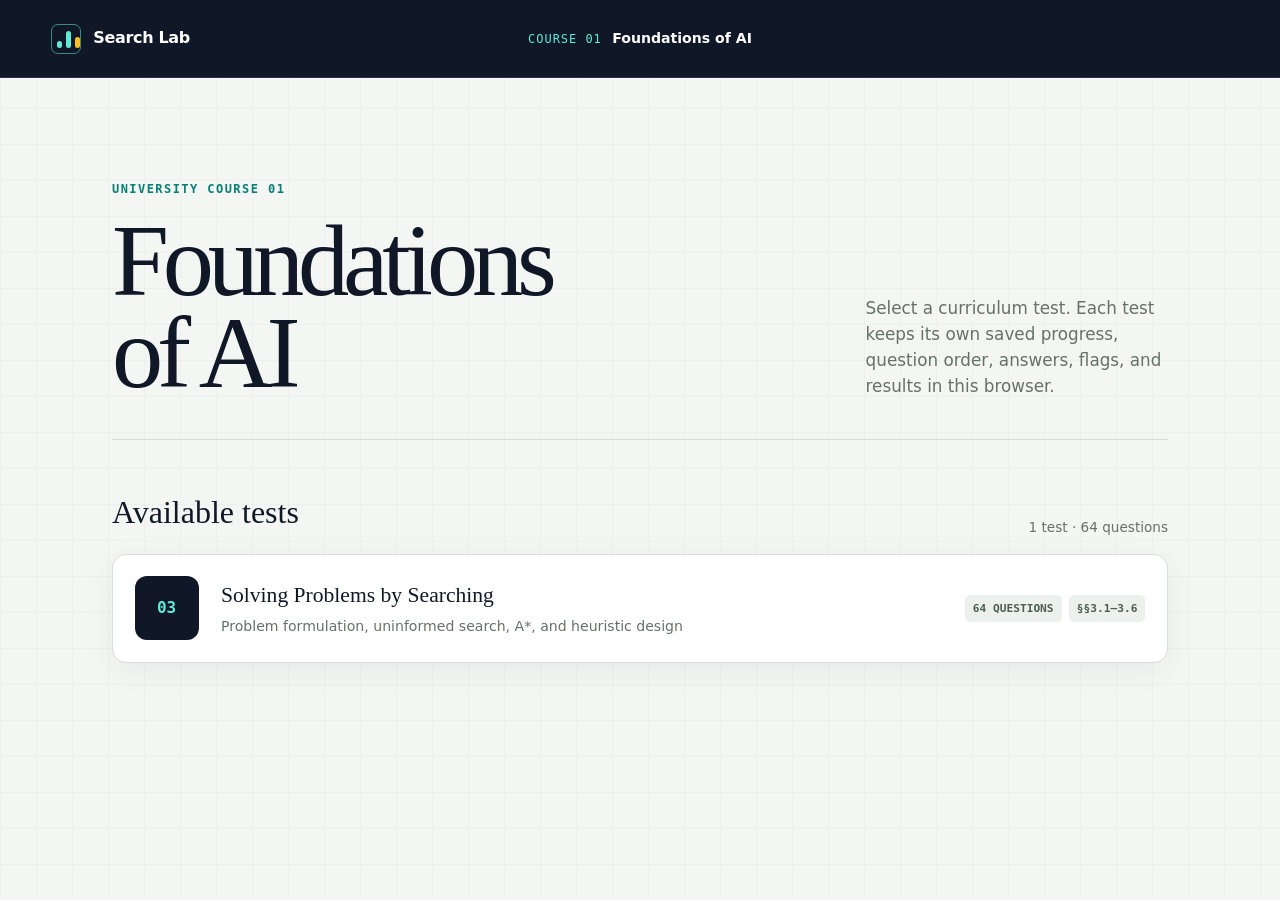
<file: 01-foundations-of-ai/index.html>
<!doctype html>
<html lang="en">
<head>
  <meta charset="utf-8">
  <meta name="viewport" content="width=device-width, initial-scale=1">
  <meta name="description" content="Practice tests for Course 01: Foundations of AI.">
  <meta name="theme-color" content="#101827">
  <title>Foundations of AI · Search Lab</title>
  <link rel="icon" type="image/svg+xml" href="data:image/svg+xml,%3Csvg xmlns='http://www.w3.org/2000/svg' viewBox='0 0 64 64'%3E%3Crect width='64' height='64' rx='14' fill='%23101827'/%3E%3Cpath d='M17 17h15v12h15v18H32V35H17z' fill='none' stroke='%235eead4' stroke-width='6' stroke-linejoin='round'/%3E%3Ccircle cx='47' cy='47' r='5' fill='%23fbbf24'/%3E%3C/svg%3E">
  <link rel="stylesheet" href="shared/quiz.css">
</head>
<body>
  <a class="skip-link" href="#main-content">Skip to available tests</a>
  <header class="site-header">
    <a class="brand" href="./" aria-label="Foundations of AI home"><span class="brand-mark" aria-hidden="true"><i></i><i></i><i></i></span><span>Search Lab</span></a>
    <div class="course-label"><span>Course 01</span><strong>Foundations of AI</strong></div>
    <span></span>
  </header>
  <main class="course-home" id="main-content">
    <section class="course-hero" aria-labelledby="course-title">
      <div>
        <p class="eyebrow">University course 01</p>
        <h1 id="course-title">Foundations<br>of AI</h1>
      </div>
      <p>Select a curriculum test. Each test keeps its own saved progress, question order, answers, flags, and results in this browser.</p>
    </section>
    <section aria-labelledby="tests-title">
      <div class="catalogue-heading"><h2 id="tests-title">Available tests</h2><span>1 test · 64 questions</span></div>
      <a class="test-card" href="tests/chapter-03-search.html">
        <span class="test-number" aria-hidden="true">03</span>
        <span class="test-copy"><strong>Solving Problems by Searching</strong><span>Problem formulation, uninformed search, A*, and heuristic design</span></span>
        <span class="test-meta"><span>64 questions</span><span>§§3.1–3.6</span></span>
      </a>
    </section>
  </main>
</body>
</html>
</file>
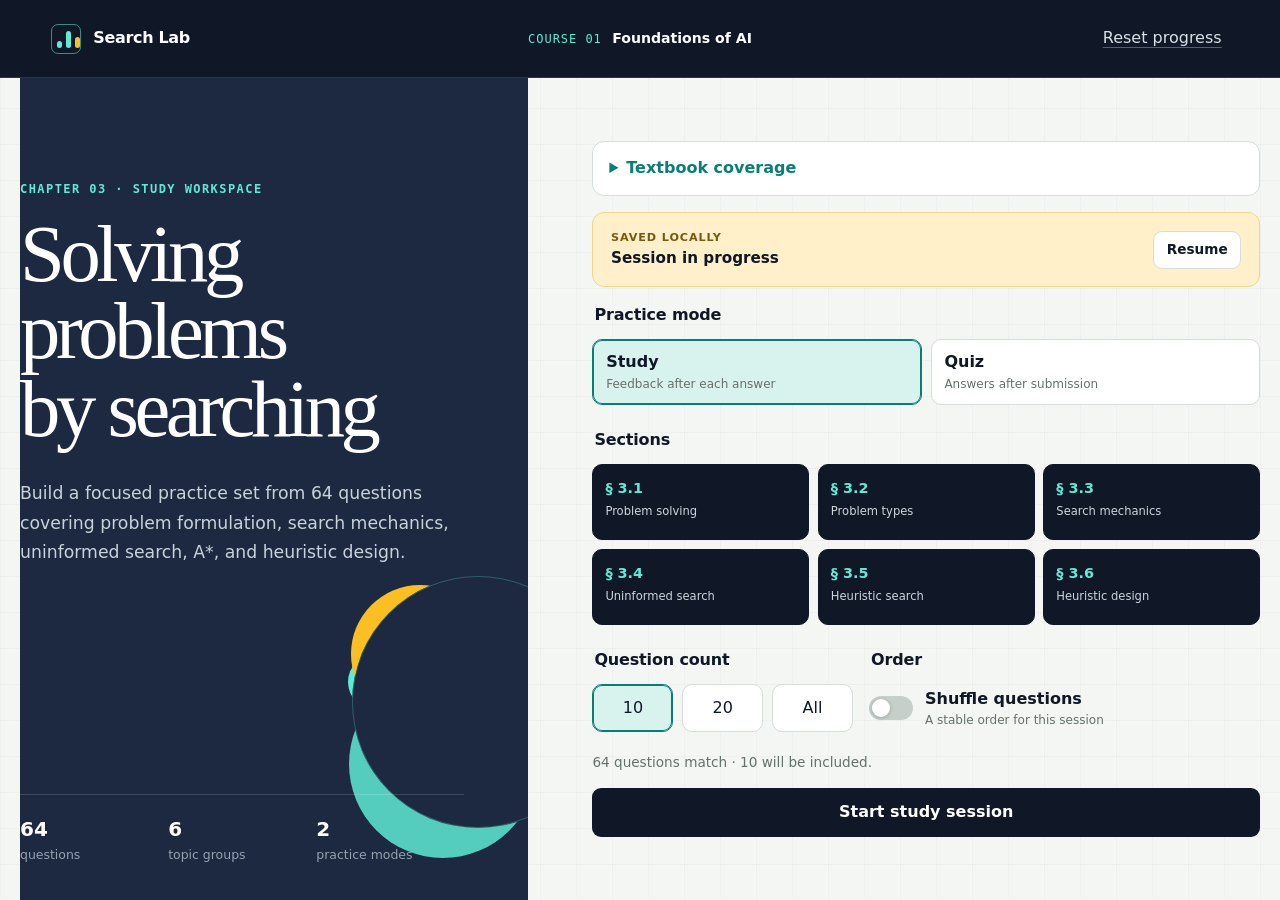
<file: 01-foundations-of-ai/tests/chapter-03-search.html>
<!doctype html>
<html lang="en">
<head>
  <meta charset="utf-8">
  <meta name="viewport" content="width=device-width, initial-scale=1">
  <meta name="description" content="A 64-question local study quiz for Chapter 3: Solving Problems by Searching.">
  <meta name="theme-color" content="#101827">
  <title>Search Lab · Foundations of AI</title>
  <link rel="icon" type="image/svg+xml" href="data:image/svg+xml,%3Csvg xmlns='http://www.w3.org/2000/svg' viewBox='0 0 64 64'%3E%3Crect width='64' height='64' rx='14' fill='%23101827'/%3E%3Cpath d='M17 17h15v12h15v18H32V35H17z' fill='none' stroke='%235eead4' stroke-width='6' stroke-linejoin='round'/%3E%3Ccircle cx='47' cy='47' r='5' fill='%23fbbf24'/%3E%3C/svg%3E">
  <link rel="stylesheet" href="../shared/quiz.css">
  <script defer src="chapter-03-search-data.js"></script>
  <script defer src="../shared/quiz-engine.js"></script>
</head>
<body>
  <a class="skip-link" href="#main-content">Skip to quiz content</a>
  <header class="site-header">
    <a class="brand" href="../index.html" aria-label="Back to Foundations of AI tests"><span class="brand-mark" aria-hidden="true"><i></i><i></i><i></i></span><span>Search Lab</span></a>
    <div class="course-label"><span>Course 01</span><strong>Foundations of AI</strong></div>
    <button class="text-button" id="reset-button" type="button">Reset progress</button>
  </header>
  <main id="main-content">
    <section class="setup-view view" id="setup-view" aria-labelledby="setup-title">
      <div class="setup-intro">
        <p class="eyebrow">Chapter 03 · Study workspace</p>
        <h1 id="setup-title">Solving problems<br>by searching</h1>
        <p class="lede">Build a focused practice set from 64 questions covering problem formulation, search mechanics, uninformed search, A*, and heuristic design.</p>
        <div class="scope-strip" aria-label="Quiz scope"><span><strong>64</strong> questions</span><span><strong>6</strong> topic groups</span><span><strong>2</strong> practice modes</span></div>
      </div>
      <div class="setup-panel">
        <details class="coverage-card">
          <summary>Textbook coverage</summary>
          <div class="coverage-grid">
            <div>
              <strong>Included</strong>
              <p>§§3.1–3.4; the §3.5 introduction and §§3.5.1–3.5.4; the §3.6 introduction, §§3.6.1–3.6.2, and §3.6.6.</p>
              <p>Effective branching factor b* is included.</p>
            </div>
            <div>
              <strong>Not included</strong>
              <p>§§3.5.5–3.5.6; the effective-depth discussion on printed p. 116; and §§3.6.3–3.6.5.</p>
            </div>
          </div>
        </details>
        <div class="resume-card" id="resume-card" hidden>
          <div><span class="resume-kicker">Saved locally</span><strong id="resume-title">Session in progress</strong><span id="resume-detail"></span></div>
          <button class="button secondary compact" id="resume-button" type="button">Resume</button>
        </div>
        <form id="setup-form">
          <fieldset class="control-group">
            <legend>Practice mode</legend>
            <div class="segmented two-up">
              <label><input type="radio" name="mode" value="study" checked><span><strong>Study</strong><small>Feedback after each answer</small></span></label>
              <label><input type="radio" name="mode" value="quiz"><span><strong>Quiz</strong><small>Answers after submission</small></span></label>
            </div>
          </fieldset>
          <fieldset class="control-group">
            <legend>Sections</legend>
            <div class="filter-actions"><button class="mini-action" id="select-all" type="button">Select all</button><button class="mini-action" id="clear-all" type="button">Clear</button></div>
            <div class="topic-grid" id="topic-filters"></div>
          </fieldset>
          <div class="setup-row">
            <fieldset class="control-group">
              <legend>Question count</legend>
              <div class="segmented count-options">
                <label><input type="radio" name="count" value="10" checked><span>10</span></label>
                <label><input type="radio" name="count" value="20"><span>20</span></label>
                <label><input type="radio" name="count" value="all"><span>All</span></label>
              </div>
            </fieldset>
            <fieldset class="control-group">
              <legend>Order</legend>
              <label class="switch-row"><input id="shuffle-input" type="checkbox"><span class="switch" aria-hidden="true"></span><span><strong>Shuffle questions</strong><small>A stable order for this session</small></span></label>
            </fieldset>
          </div>
          <p class="form-note" id="match-note" role="status"></p>
          <button class="button primary full" id="start-button" type="submit">Start study session</button>
        </form>
      </div>
    </section>
    <section class="session-view view" id="session-view" hidden aria-label="Active quiz session">
      <aside class="session-rail">
        <div class="rail-heading"><div><p class="eyebrow" id="session-mode">Study mode</p><h2 id="session-title">Chapter 03</h2></div><span class="seed-label" id="seed-label"></span></div>
        <div class="progress-copy"><span id="progress-label">0 of 10 answered</span><strong id="progress-percent">0%</strong></div>
        <div class="progress-track" aria-hidden="true"><span id="progress-bar"></span></div>
        <nav class="question-map" id="question-map" aria-label="Question navigation"></nav>
        <div class="map-legend" aria-label="Question status legend"><span><i class="dot current"></i>Current</span><span><i class="dot answered"></i>Answered</span><span><i class="dot flagged"></i>Flagged</span></div>
      </aside>
      <div class="question-stage">
        <div class="mobile-progress"><span id="mobile-index">Question 1 of 10</span><div class="progress-track" aria-hidden="true"><span id="mobile-progress-bar"></span></div></div>
        <article class="question-card" id="question-card" tabindex="-1">
          <div class="question-topline"><div class="question-meta" id="question-meta"></div><button class="flag-button" id="flag-button" type="button" aria-pressed="false"><span aria-hidden="true">◇</span> Flag for review</button></div>
          <p class="question-position" id="question-position"></p>
          <h2 class="question-prompt" id="question-prompt"></h2>
          <form id="answer-form" novalidate><div id="answer-control"></div><p class="input-message" id="input-message" role="alert" hidden></p><div class="answer-actions" id="answer-actions"></div></form>
          <section class="feedback-panel" id="feedback-panel" hidden aria-live="polite"></section>
        </article>
        <div class="session-actions"><button class="button secondary" id="previous-button" type="button">Previous</button><button class="button secondary" id="next-button" type="button">Next</button><button class="button primary submit-session" id="submit-session-button" type="button">Finish session</button></div>
      </div>
    </section>
    <section class="results-view view" id="results-view" hidden aria-labelledby="results-title">
      <div class="results-header"><div><p class="eyebrow">Session complete</p><h1 id="results-title">Your search report</h1><p id="results-subtitle"></p></div><button class="button secondary" id="new-session-button" type="button">New session</button></div>
      <section class="prior-result" id="prior-result" hidden aria-labelledby="prior-title"><span>Original attempt</span><strong id="prior-title"></strong><p id="prior-detail"></p></section>
      <div class="score-grid">
        <section class="score-card machine-card" aria-labelledby="machine-title"><p class="score-kicker">Automatically graded</p><div class="score-main"><strong id="machine-score">0/0</strong><span id="machine-percent">—</span></div><h2 id="machine-title">Choice & numeric</h2><p id="machine-detail"></p></section>
        <section class="score-card self-card" aria-labelledby="self-title"><p class="score-kicker">Self-assessed</p><div class="assessment-totals" id="assessment-totals"></div><h2 id="self-title">Written reasoning</h2><p id="self-detail"></p></section>
      </div>
      <div class="retry-bar"><div><strong>Keep practicing</strong><span>Retry sets keep this result as the original attempt.</span></div><div><button class="button secondary" id="retry-missed-button" type="button">Retry missed</button><button class="button secondary" id="retry-flagged-button" type="button">Retry flagged</button></div></div>
      <div class="topic-results" id="topic-results"></div>
    </section>
  </main>
  <div class="notice" id="notice" role="status" aria-live="polite" hidden></div>
  <dialog class="confirm-dialog" id="reset-dialog">
    <form method="dialog"><p class="eyebrow">Local progress</p><h2>Reset saved progress?</h2><p>This removes the current session, answers, flags, and assessments from this browser. The question bank stays unchanged.</p><div class="dialog-actions"><button class="button secondary" value="cancel">Keep progress</button><button class="button danger" id="confirm-reset" value="reset">Reset everything</button></div></form>
  </dialog>
</body>
</html>
</file>
<file: 01-foundations-of-ai/shared/quiz.css>
:root{--ink:#101827;--ink-2:#1c2940;--paper:#f4f6f4;--surface:#fff;--line:#d7ddd9;--muted:#657169;--teal:#087f75;--teal-soft:#d8f2ed;--cyan:#5eead4;--amber:#d88b11;--amber-soft:#fff0c9;--red:#b64242;--red-soft:#fee7e2;--blue-soft:#e6edf8;--shadow:0 18px 60px rgba(16,24,39,.09);--radius:18px}
*{box-sizing:border-box}html{color-scheme:light;scroll-behavior:smooth}body{margin:0;min-width:320px;min-height:100vh;color:var(--ink);background:linear-gradient(90deg,rgba(16,24,39,.025) 1px,transparent 1px) 0 0/36px 36px,linear-gradient(rgba(16,24,39,.025) 1px,transparent 1px) 0 0/36px 36px,var(--paper);font-family:Inter,ui-sans-serif,system-ui,-apple-system,BlinkMacSystemFont,"Segoe UI",sans-serif;font-size:1rem;line-height:1.55}button,input,textarea{font:inherit}button{cursor:pointer}button:disabled{cursor:not-allowed;opacity:.48}:focus-visible{outline:3px solid #0e7490;outline-offset:3px}.skip-link{position:fixed;left:1rem;top:1rem;z-index:100;transform:translateY(-160%);padding:.7rem 1rem;color:#fff;background:var(--ink);border-radius:8px}.skip-link:focus{transform:none}
.site-header{min-height:78px;padding:0 4vw;display:grid;grid-template-columns:1fr auto 1fr;align-items:center;gap:1rem;color:#fff;background:var(--ink);border-bottom:1px solid rgba(255,255,255,.12)}.brand{display:inline-flex;align-items:center;gap:.75rem;width:max-content;color:#fff;text-decoration:none;font-weight:780;letter-spacing:-.02em}.brand-mark{display:grid;grid-template-columns:repeat(3,5px);align-items:end;gap:4px;width:30px;height:30px;padding:5px;border:1px solid rgba(94,234,212,.55);border-radius:7px}.brand-mark i{display:block;width:5px;background:var(--cyan);border-radius:3px}.brand-mark i:nth-child(1){height:7px}.brand-mark i:nth-child(2){height:17px}.brand-mark i:nth-child(3){height:11px;background:#fbbf24}.course-label{display:flex;align-items:baseline;gap:.65rem;font-size:.88rem}.course-label span{color:var(--cyan);font-family:ui-monospace,SFMono-Regular,Menlo,monospace;font-size:.75rem;letter-spacing:.08em;text-transform:uppercase}.text-button{justify-self:end;padding:.45rem;color:#d7e0e5;background:transparent;border:0;text-decoration:underline;text-decoration-color:rgba(255,255,255,.3);text-underline-offset:4px}.view[hidden]{display:none!important}
.setup-view{display:grid;grid-template-columns:minmax(280px,.82fr) minmax(520px,1.18fr);max-width:1240px;min-height:calc(100vh - 78px);margin:0 auto}.setup-intro{position:relative;overflow:hidden;padding:clamp(3.5rem,8vw,7rem) clamp(2rem,5vw,5rem) 4rem 0;color:#fff;background:var(--ink-2);box-shadow:-50vw 0 0 var(--ink-2)}.setup-intro:after{content:"";position:absolute;right:-76px;bottom:72px;width:250px;height:250px;border:1px solid rgba(94,234,212,.28);border-radius:50%;box-shadow:-58px -48px 0 -57px #fbbf24,-102px -20px 0 -98px var(--cyan),-35px 62px 0 -32px rgba(94,234,212,.85);pointer-events:none}.eyebrow{margin:0 0 1rem;color:var(--teal);font-family:ui-monospace,SFMono-Regular,Menlo,monospace;font-size:.75rem;font-weight:760;letter-spacing:.12em;text-transform:uppercase}.setup-intro .eyebrow{color:var(--cyan)}.setup-intro h1,.results-header h1{margin:0;font-family:Georgia,"Times New Roman",serif;font-size:clamp(3rem,6.3vw,6rem);font-weight:500;line-height:.96;letter-spacing:-.055em}.lede{max-width:39rem;margin:2rem 0 0;color:#c8d2db;font-size:1.08rem;line-height:1.7}.scope-strip{position:absolute;left:0;right:clamp(2rem,5vw,5rem);bottom:2.2rem;z-index:1;display:grid;grid-template-columns:repeat(3,1fr);padding-top:1.2rem;border-top:1px solid rgba(255,255,255,.15)}.scope-strip span{display:flex;flex-direction:column;color:#91a2b0;font-size:.78rem}.scope-strip strong{color:#fff;font-size:1.25rem}.setup-panel{align-self:center;margin:3rem 0 3rem clamp(2rem,5vw,5rem)}
.resume-card{display:flex;align-items:center;justify-content:space-between;gap:1rem;margin-bottom:1rem;padding:1rem 1.1rem;background:var(--amber-soft);border:1px solid #efd58f;border-radius:12px}.resume-card>div{display:grid}.resume-card strong{font-size:.95rem}.resume-card span:not(.resume-kicker){color:#765b25;font-size:.82rem}.resume-kicker{color:#79590f;font-size:.7rem;font-weight:800;letter-spacing:.08em;text-transform:uppercase}.control-group{position:relative;min-width:0;margin:0 0 1.45rem;padding:0;border:0}.control-group legend{margin-bottom:.7rem;font-weight:760;letter-spacing:-.01em}.filter-actions{position:absolute;right:0;top:-.15rem}.mini-action{padding:.25rem .4rem;color:var(--teal);background:transparent;border:0;font-size:.78rem;font-weight:700}.segmented{display:grid;gap:.55rem}.two-up{grid-template-columns:repeat(2,1fr)}.count-options{grid-template-columns:repeat(3,1fr)}.segmented label{position:relative}.segmented input{position:absolute;opacity:0;pointer-events:none}.segmented span{display:flex;align-items:center;justify-content:center;min-height:48px;padding:.65rem .8rem;background:var(--surface);border:1px solid var(--line);border-radius:10px;transition:border-color .15s,box-shadow .15s,background .15s}.two-up span{align-items:flex-start;flex-direction:column}.segmented small,.switch-row small{display:block;color:var(--muted);font-size:.75rem}.segmented input:checked+span{background:var(--teal-soft);border-color:var(--teal);box-shadow:inset 0 0 0 1px var(--teal)}.segmented input:focus-visible+span{outline:3px solid #0e7490;outline-offset:2px}
.coverage-card{margin-bottom:1rem;background:#fff;border:1px solid var(--line);border-radius:12px}.coverage-card summary{padding:.9rem 1rem;color:var(--teal);font-weight:780;cursor:pointer}.coverage-card[open] summary{border-bottom:1px solid var(--line)}.coverage-grid{display:grid;grid-template-columns:1.35fr 1fr;gap:1.2rem;padding:1rem}.coverage-grid strong{font-size:.82rem;text-transform:uppercase;letter-spacing:.05em}.coverage-grid p{margin:.35rem 0 0;color:var(--muted);font-size:.82rem;line-height:1.5}
.topic-grid{display:grid;grid-template-columns:repeat(3,1fr);gap:.55rem}.topic-filter{position:relative}.topic-filter input{position:absolute;opacity:0;pointer-events:none}.topic-filter span{display:block;min-height:76px;padding:.75rem;background:var(--surface);border:1px solid var(--line);border-radius:10px}.topic-filter strong{display:block;color:var(--ink);font-size:.9rem}.topic-filter small{display:block;margin-top:.25rem;color:var(--muted);font-size:.72rem;line-height:1.25}.topic-filter input:checked+span{background:var(--ink);border-color:var(--ink)}.topic-filter input:checked+span strong{color:var(--cyan)}.topic-filter input:checked+span small{color:#cbd5dc}.topic-filter input:focus-visible+span{outline:3px solid #0e7490;outline-offset:2px}.setup-row{display:grid;grid-template-columns:.8fr 1.2fr;gap:1rem}.switch-row{display:flex;align-items:center;gap:.75rem;min-height:48px;cursor:pointer}.switch-row input{position:absolute;opacity:0}.switch{position:relative;flex:0 0 auto;width:44px;height:24px;background:#c6cfca;border-radius:20px;transition:background .15s}.switch:after{content:"";position:absolute;left:3px;top:3px;width:18px;height:18px;background:#fff;border-radius:50%;box-shadow:0 1px 4px rgba(0,0,0,.2);transition:transform .15s}.switch-row input:checked+.switch{background:var(--teal)}.switch-row input:checked+.switch:after{transform:translateX(20px)}.switch-row input:focus-visible+.switch{outline:3px solid #0e7490;outline-offset:3px}.form-note{min-height:1.5rem;margin:-.25rem 0 .75rem;color:var(--muted);font-size:.85rem}.form-note.error{color:var(--red);font-weight:700}.button{min-height:46px;padding:.72rem 1.1rem;border:1px solid transparent;border-radius:9px;font-weight:750}.button.primary{color:#fff;background:var(--ink)}.button.primary:hover{background:#263752}.button.secondary{color:var(--ink);background:#fff;border-color:var(--line)}.button.secondary:hover{border-color:#8e9a94}.button.danger{color:#fff;background:var(--red)}.button.full{width:100%}.button.compact{min-height:38px;padding:.45rem .8rem;font-size:.85rem}
.session-view{display:grid;grid-template-columns:290px minmax(0,1fr);max-width:1320px;min-height:calc(100vh - 78px);margin:0 auto}.session-rail{padding:2.4rem 2rem 2rem 0;border-right:1px solid var(--line)}.rail-heading{display:flex;align-items:flex-start;justify-content:space-between}.rail-heading .eyebrow{margin-bottom:.2rem}.rail-heading h2{margin:0;font-family:Georgia,"Times New Roman",serif;font-size:1.55rem;font-weight:500}.seed-label{padding:.2rem .35rem;color:var(--muted);background:#e7ebe8;border-radius:4px;font-family:ui-monospace,monospace;font-size:.65rem}.progress-copy{display:flex;justify-content:space-between;margin-top:2rem;color:var(--muted);font-size:.8rem}.progress-copy strong{color:var(--ink)}.progress-track{overflow:hidden;height:6px;margin-top:.45rem;background:#dfe5e1;border-radius:6px}.progress-track span{display:block;width:0;height:100%;background:var(--teal);border-radius:inherit;transition:width .22s ease}.question-map{display:grid;grid-template-columns:repeat(5,1fr);gap:.5rem;margin-top:2rem}.map-button{position:relative;aspect-ratio:1;padding:0;color:var(--muted);background:transparent;border:1px solid var(--line);border-radius:8px;font-size:.78rem;font-weight:750}.map-button:hover{border-color:var(--teal)}.map-button.is-answered{color:var(--ink);background:var(--teal-soft);border-color:#9bd8ce}.map-button.is-current{color:#fff;background:var(--ink);border-color:var(--ink)}.map-button.is-flagged:after{content:"";position:absolute;right:-3px;top:-3px;width:8px;height:8px;background:var(--amber);border:2px solid var(--paper);border-radius:50%}.map-legend{display:grid;gap:.45rem;margin-top:1.5rem;color:var(--muted);font-size:.72rem}.map-legend span{display:flex;align-items:center;gap:.45rem}.dot{width:9px;height:9px;border:1px solid var(--line);border-radius:50%}.dot.current{background:var(--ink)}.dot.answered{background:var(--teal-soft);border-color:var(--teal)}.dot.flagged{background:var(--amber);border-color:var(--amber)}
.question-stage{width:100%;max-width:850px;margin:0 auto;padding:clamp(2rem,5vw,4.5rem)}.mobile-progress{display:none}.question-card{min-height:520px;padding:clamp(1.5rem,4vw,3rem);background:#fff;border:1px solid var(--line);border-radius:var(--radius);box-shadow:var(--shadow)}.question-topline{display:flex;align-items:flex-start;justify-content:space-between;gap:1rem}.question-meta{display:flex;flex-wrap:wrap;gap:.4rem}.meta-pill{padding:.27rem .5rem;color:#4c5d53;background:#edf1ee;border-radius:5px;font-family:ui-monospace,monospace;font-size:.7rem;font-weight:760;text-transform:uppercase}.meta-pill.difficulty-hard{color:#8c3e31;background:var(--red-soft)}.meta-pill.difficulty-medium{color:#805b09;background:var(--amber-soft)}.flag-button{padding:.3rem;color:var(--muted);background:transparent;border:0;white-space:nowrap;font-size:.8rem}.flag-button[aria-pressed=true]{color:#8a5c00;font-weight:750}.flag-button[aria-pressed=true] span{color:var(--amber)}.question-position{margin:2.2rem 0 .55rem;color:var(--teal);font-family:ui-monospace,monospace;font-size:.76rem;font-weight:760;letter-spacing:.08em;text-transform:uppercase}.question-prompt{max-width:44rem;margin:0 0 2rem;font-family:Georgia,"Times New Roman",serif;font-size:clamp(1.45rem,2.6vw,2.15rem);font-weight:500;line-height:1.25;letter-spacing:-.025em;white-space:pre-wrap}
.choice-list{display:grid;gap:.7rem;margin:0;padding:0;border:0}.choice-option{position:relative;display:grid;grid-template-columns:30px 1fr;align-items:center;gap:.8rem;padding:.9rem 1rem;border:1px solid var(--line);border-radius:10px;cursor:pointer}.choice-option:hover{border-color:#96a39c}.choice-option input{position:absolute;opacity:0}.choice-letter{display:grid;place-items:center;width:30px;height:30px;background:#edf1ee;border-radius:6px;font-family:ui-monospace,monospace;font-size:.78rem;font-weight:800}.choice-option:has(input:checked){background:var(--teal-soft);border-color:var(--teal)}.choice-option:has(input:checked) .choice-letter{color:#fff;background:var(--teal)}.choice-option:has(input:focus-visible){outline:3px solid #0e7490;outline-offset:2px}.answer-label{display:block;margin-bottom:.5rem;font-weight:750}.numeric-input,.written-input{width:100%;padding:.85rem 1rem;color:var(--ink);background:#fff;border:1px solid #aeb9b2;border-radius:9px}.numeric-input{max-width:260px;font-size:1.1rem}.written-input{min-height:150px;resize:vertical;line-height:1.55}.numeric-input:disabled,.written-input:disabled,.choice-option:has(input:disabled){cursor:not-allowed;background:#f2f4f2}.input-message{margin:.6rem 0 0;color:var(--red);font-weight:700;font-size:.85rem}.answer-actions{display:flex;flex-wrap:wrap;gap:.65rem;margin-top:1.25rem}.answer-actions:empty{display:none}
.feedback-panel{margin-top:1.5rem;padding:1.25rem;background:#eef3f1;border-left:4px solid var(--teal);border-radius:0 10px 10px 0}.feedback-panel.is-incorrect{background:var(--red-soft);border-color:var(--red)}.feedback-panel.is-skipped{background:var(--amber-soft);border-color:var(--amber)}.feedback-verdict{margin:0 0 .7rem;font-size:1rem;font-weight:820}.feedback-panel h3{margin:1rem 0 .35rem;font-size:.82rem;letter-spacing:.06em;text-transform:uppercase}.model-answer{margin:0;white-space:pre-wrap}.explanation{margin:.6rem 0 0;color:#526259}.checklist{display:grid;gap:.4rem;margin:.65rem 0 0;padding:0;list-style:none}.checklist li{display:flex;gap:.55rem}.checklist li:before{content:"□";color:var(--teal);font-weight:800}.assessment-heading{margin:1.2rem 0 .55rem;font-weight:750}.assessment-buttons{display:flex;flex-wrap:wrap;gap:.5rem}.assessment-button{padding:.55rem .75rem;background:#fff;border:1px solid #acb8b1;border-radius:8px;font-weight:700}.assessment-button.is-selected{color:#fff;background:var(--ink);border-color:var(--ink)}.session-actions{display:flex;gap:.65rem;margin-top:1rem}.submit-session{margin-left:auto}
.results-view{max-width:1120px;margin:0 auto;padding:clamp(2.5rem,6vw,5.5rem) 2rem}.results-header{display:flex;align-items:flex-end;justify-content:space-between;gap:2rem;margin-bottom:2rem}.results-header h1{font-size:clamp(2.7rem,6vw,5rem)}.results-header #results-subtitle{max-width:42rem;margin:1rem 0 0;color:var(--muted)}.prior-result{display:grid;grid-template-columns:auto 1fr;gap:.1rem 1rem;margin-bottom:1rem;padding:1rem 1.2rem;background:var(--blue-soft);border:1px solid #cbd7e8;border-radius:10px}.prior-result span{grid-row:span 2;align-self:center;padding:.3rem .5rem;color:#365d8f;background:#fff;border-radius:5px;font-size:.72rem;font-weight:800;text-transform:uppercase}.prior-result p{margin:0;color:#52677e;font-size:.83rem}.score-grid{display:grid;grid-template-columns:repeat(2,1fr);gap:1rem}.score-card{min-height:235px;padding:1.8rem;border-radius:14px}.machine-card{color:#fff;background:var(--ink)}.self-card{background:var(--teal-soft);border:1px solid #a8dcd3}.score-kicker{margin:0;font-family:ui-monospace,monospace;font-size:.72rem;font-weight:750;letter-spacing:.09em;text-transform:uppercase}.machine-card .score-kicker{color:var(--cyan)}.self-card .score-kicker{color:var(--teal)}.score-main{display:flex;align-items:baseline;justify-content:space-between;margin-top:1rem}.score-main strong{font-family:Georgia,serif;font-size:3.5rem;font-weight:500;line-height:1}.score-main span{color:#b8c4ce;font-size:1.35rem}.score-card h2{margin:1.1rem 0 0;font-size:1.05rem}.score-card>p:last-child{margin:.35rem 0 0;color:#bac5cd;font-size:.85rem}.self-card>p:last-child{color:#4f6d65}.assessment-totals{display:flex;flex-wrap:wrap;gap:.65rem;margin-top:1.35rem}.assessment-total{min-width:70px}.assessment-total strong{display:block;font-family:Georgia,serif;font-size:2.25rem;font-weight:500;line-height:1}.assessment-total span{color:#4f6d65;font-size:.72rem}
.course-home{max-width:1120px;margin:0 auto;padding:clamp(3rem,8vw,7rem) 2rem}.course-hero{display:grid;grid-template-columns:minmax(0,1.4fr) minmax(240px,.6fr);gap:3rem;align-items:end;padding-bottom:2.5rem;border-bottom:1px solid var(--line)}.course-hero h1{max-width:760px;margin:0;font-family:Georgia,"Times New Roman",serif;font-size:clamp(3.5rem,8vw,7rem);font-weight:500;line-height:.9;letter-spacing:-.06em}.course-hero p:last-child{margin:0;color:var(--muted);font-size:1.05rem}.catalogue-heading{display:flex;align-items:end;justify-content:space-between;gap:1rem;margin:3rem 0 1rem}.catalogue-heading h2{margin:0;font-family:Georgia,serif;font-size:2rem;font-weight:500}.catalogue-heading span{color:var(--muted);font-size:.85rem}.test-card{display:grid;grid-template-columns:auto minmax(0,1fr) auto;align-items:center;gap:1.4rem;padding:1.35rem;color:var(--ink);background:#fff;border:1px solid var(--line);border-radius:14px;text-decoration:none;box-shadow:0 8px 30px rgba(16,24,39,.05);transition:transform .15s,border-color .15s}.test-card:hover{transform:translateY(-2px);border-color:var(--teal)}.test-number{display:grid;place-items:center;width:64px;height:64px;color:var(--cyan);background:var(--ink);border-radius:12px;font-family:ui-monospace,monospace;font-weight:800}.test-copy strong{display:block;font-family:Georgia,serif;font-size:1.35rem;font-weight:500}.test-copy span{display:block;margin-top:.25rem;color:var(--muted);font-size:.88rem}.test-meta{display:flex;gap:.45rem}.test-meta span{padding:.3rem .5rem;color:#4c5d53;background:#edf1ee;border-radius:5px;font-family:ui-monospace,monospace;font-size:.7rem;font-weight:760;text-transform:uppercase}
.retry-bar{display:flex;align-items:center;justify-content:space-between;gap:1.5rem;margin:1rem 0 2.5rem;padding:1.2rem 1.4rem;background:#fff;border:1px solid var(--line);border-radius:12px}.retry-bar>div:first-child{display:grid}.retry-bar span{color:var(--muted);font-size:.82rem}.retry-bar>div:last-child{display:flex;gap:.55rem}.topic-results{display:grid;gap:1.7rem}.topic-result h2{margin:0 0 .7rem;font-family:Georgia,serif;font-size:1.65rem;font-weight:500}.result-list{display:grid;gap:.6rem}.result-item{overflow:hidden;background:#fff;border:1px solid var(--line);border-radius:10px}.result-item summary{display:grid;grid-template-columns:auto minmax(0,1fr) auto;align-items:center;gap:.8rem;padding:.9rem 1rem;cursor:pointer;list-style:none}.result-item summary::-webkit-details-marker{display:none}.result-id{color:var(--muted);font-family:ui-monospace,monospace;font-size:.76rem;font-weight:800}.result-prompt{overflow:hidden;white-space:nowrap;text-overflow:ellipsis}.status-badge{padding:.25rem .5rem;border-radius:5px;font-size:.7rem;font-weight:800;text-transform:uppercase}.status-correct{color:#08675f;background:var(--teal-soft)}.status-incorrect,.status-review{color:#923d34;background:var(--red-soft)}.status-partial{color:#7c5700;background:var(--amber-soft)}.status-unanswered,.status-unassessed{color:#56615b;background:#e7ebe8}.result-body{padding:0 1rem 1rem;border-top:1px solid var(--line)}.result-body h3{margin:1rem 0 .25rem;font-size:.78rem;text-transform:uppercase}.result-body p{margin:0;white-space:pre-wrap}.notice{position:fixed;right:1rem;bottom:1rem;z-index:60;max-width:360px;padding:.8rem 1rem;color:#fff;background:var(--ink);border-radius:9px;box-shadow:var(--shadow);font-size:.85rem}.confirm-dialog{max-width:470px;padding:0;background:#fff;border:0;border-radius:16px;box-shadow:0 30px 100px rgba(0,0,0,.3)}.confirm-dialog::backdrop{background:rgba(16,24,39,.68);backdrop-filter:blur(3px)}.confirm-dialog form{padding:2rem}.confirm-dialog h2{margin:0;font-family:Georgia,serif;font-size:1.9rem;font-weight:500}.confirm-dialog p:not(.eyebrow){color:var(--muted)}.dialog-actions{display:flex;justify-content:flex-end;gap:.6rem;margin-top:1.5rem}.fatal-error{max-width:700px;margin:4rem auto;padding:2rem;background:#fff;border:1px solid var(--red);border-radius:12px}
@media(max-width:960px){.setup-view{grid-template-columns:1fr}.setup-intro{min-height:520px;padding-left:2rem;box-shadow:-10vw 0 0 var(--ink-2),10vw 0 0 var(--ink-2)}.setup-panel{margin:2.5rem 2rem 4rem}.scope-strip{left:2rem}.session-view{grid-template-columns:220px minmax(0,1fr)}.session-rail{padding-left:1rem}.question-map{grid-template-columns:repeat(4,1fr)}.course-hero{grid-template-columns:1fr}}@media(max-width:720px){.site-header{grid-template-columns:1fr auto;min-height:68px;padding:0 1rem}.course-label{display:none}.brand{font-size:.95rem}.text-button{font-size:.82rem}.setup-view{min-height:calc(100vh - 68px)}.setup-intro{min-height:500px;padding:3.5rem 1.2rem 3rem}.setup-intro h1{font-size:clamp(3.2rem,16vw,4.8rem)}.scope-strip{left:1.2rem;right:1.2rem}.setup-panel{margin:2rem 1rem 3rem}.topic-grid{grid-template-columns:repeat(2,1fr)}.setup-row,.score-grid,.coverage-grid{grid-template-columns:1fr}.session-view{display:block}.session-rail{display:none}.question-stage{padding:1rem}.mobile-progress{display:block;margin-bottom:.8rem;color:var(--muted);font-size:.78rem}.question-card{min-height:0;padding:1.25rem;border-radius:13px}.question-topline{align-items:center}.question-position{margin-top:1.7rem}.question-prompt{font-size:1.45rem}.session-actions{display:grid;grid-template-columns:repeat(2,1fr)}.submit-session{grid-column:1/-1;margin-left:0}.results-view{padding:2.5rem 1rem}.results-header{align-items:flex-start;flex-direction:column}.retry-bar{align-items:stretch;flex-direction:column}.retry-bar>div:last-child{display:grid;grid-template-columns:repeat(2,1fr)}.result-item summary{grid-template-columns:auto minmax(0,1fr)}.status-badge{grid-column:2;width:max-content}.result-prompt{white-space:normal}.prior-result{grid-template-columns:1fr}.prior-result span{grid-row:auto;width:max-content}.course-home{padding:3rem 1rem}.course-hero{gap:1.5rem}.course-hero h1{font-size:clamp(3.4rem,17vw,5.2rem)}.test-card{grid-template-columns:auto minmax(0,1fr)}.test-meta{grid-column:2}}@media(max-width:430px){.two-up{grid-template-columns:1fr}.question-meta .meta-pill:nth-child(3){display:none}.flag-button{font-size:0}.flag-button span{font-size:1.2rem}.assessment-buttons{display:grid}.assessment-button{width:100%}.test-number{width:52px;height:52px}.test-card{gap:.8rem}}@media(prefers-reduced-motion:reduce){*,*:before,*:after{scroll-behavior:auto!important;transition:none!important}}
</file>
